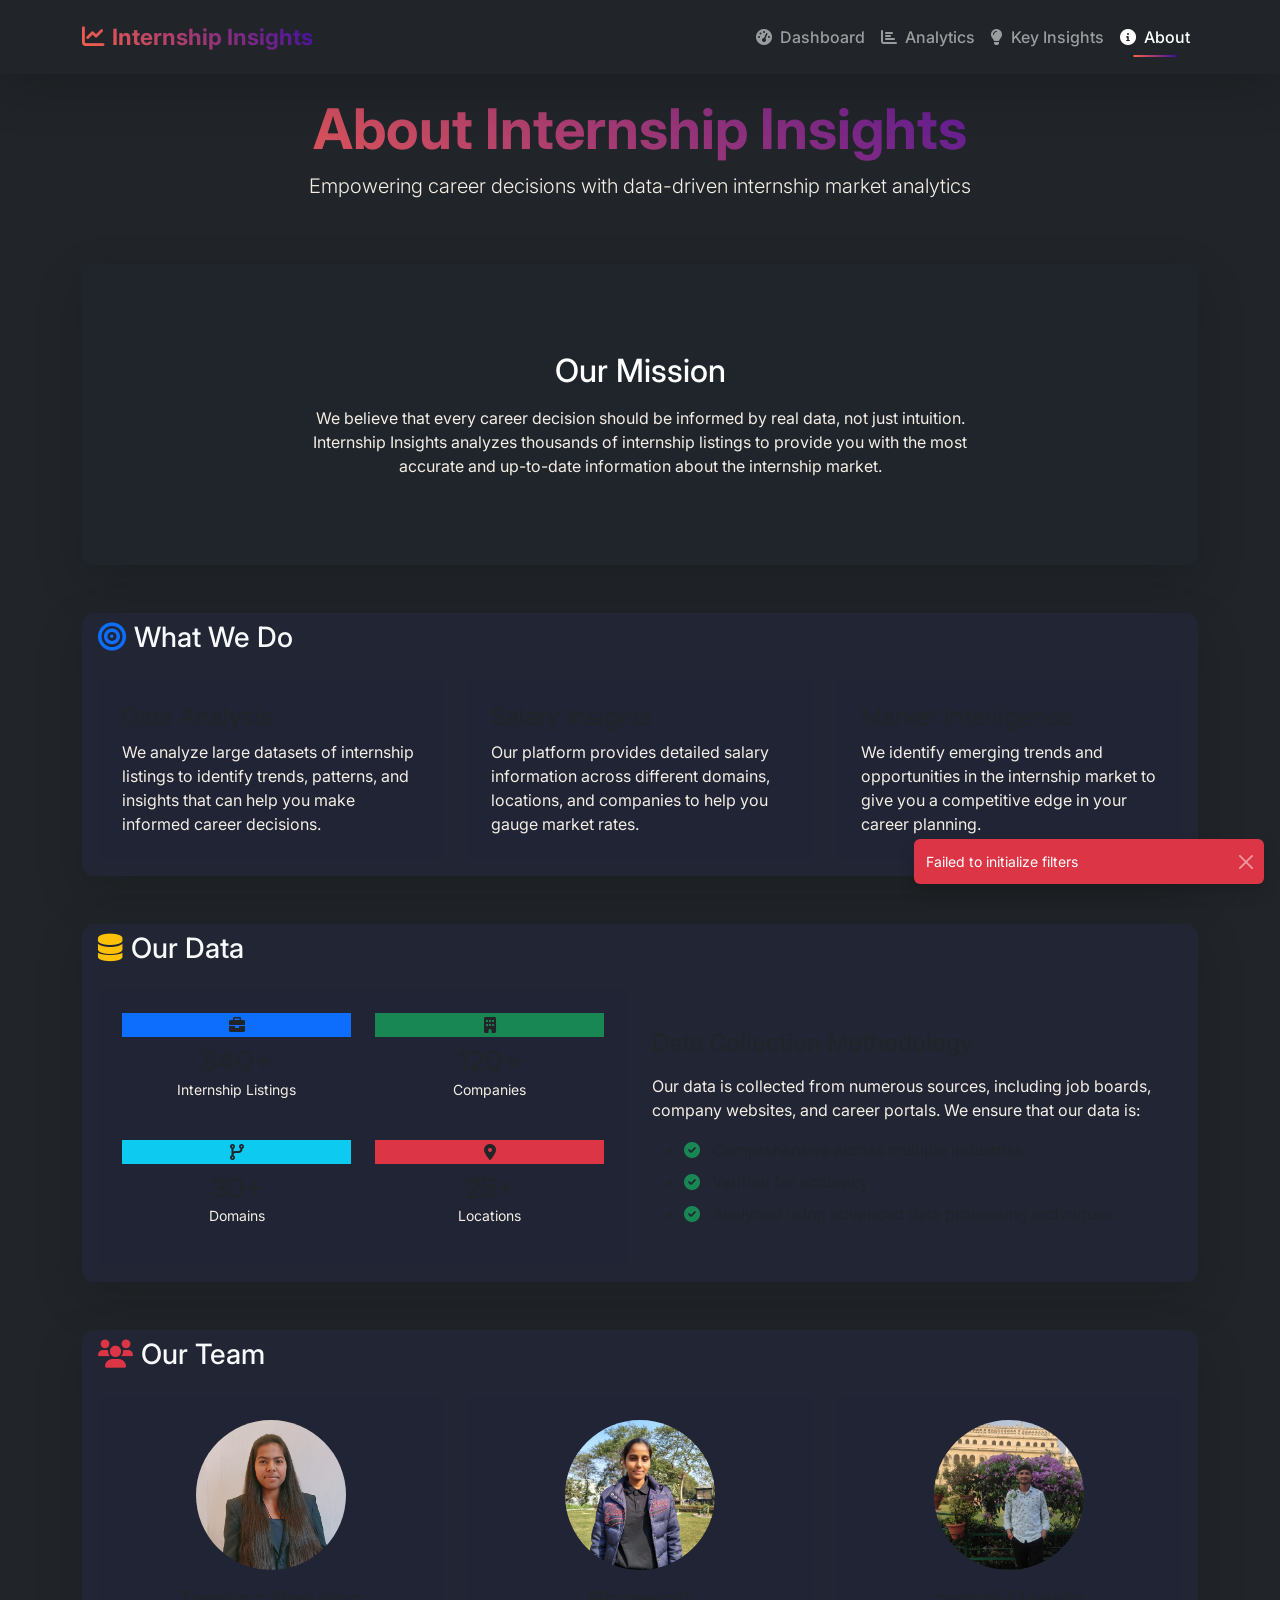
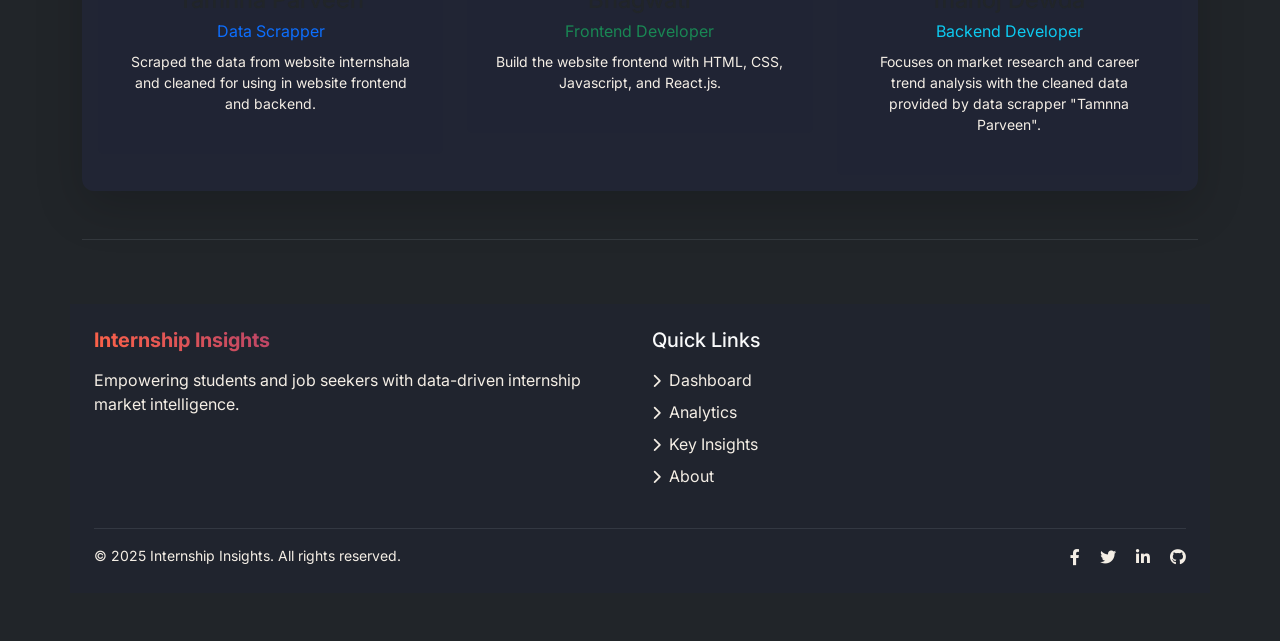
<file: frontend/about.html>
<!DOCTYPE html>
<html lang="en">
<head>
    <meta charset="UTF-8">
    <meta name="viewport" content="width=device-width, initial-scale=1.0">
    <title>About - Internship Insights</title>

    <!-- Bootstrap CSS -->
    <link href="https://cdn.jsdelivr.net/npm/bootstrap@5.3.0-alpha1/dist/css/bootstrap.min.css" rel="stylesheet">

    <!-- Font Awesome -->
    <link rel="stylesheet" href="https://cdnjs.cloudflare.com/ajax/libs/font-awesome/6.0.0-beta3/css/all.min.css">

    <!-- Google Fonts -->
    <link rel="preconnect" href="https://fonts.googleapis.com">
    <link rel="preconnect" href="https://fonts.gstatic.com" crossorigin>
    <link href="https://fonts.googleapis.com/css2?family=Inter:wght@300;400;500;600;700&display=swap" rel="stylesheet">

    <!-- Custom CSS -->
    <link rel="stylesheet" href="css/style.css">
</head>
<body class="bg-dark text-light">
    <!-- Navigation -->
    <nav class="navbar navbar-expand-lg navbar-dark bg-dark fixed-top shadow-lg">
        <div class="container">
            <a class="navbar-brand gradient-text" href="index.html">
                <i class="fas fa-chart-line me-2"></i>Internship Insights
            </a>
            <button class="navbar-toggler" type="button" data-bs-toggle="collapse" data-bs-target="#navbarNav">
                <span class="navbar-toggler-icon"></span>
            </button>
            <div class="collapse navbar-collapse" id="navbarNav">
                <ul class="navbar-nav ms-auto">
                    <li class="nav-item">
                        <a class="nav-link" href="index.html">
                            <i class="fas fa-tachometer-alt me-1"></i> Dashboard
                        </a>
                    </li>
                    <li class="nav-item">
                        <a class="nav-link" href="analytics.html">
                            <i class="fas fa-chart-bar me-1"></i> Analytics
                        </a>
                    </li>
                    <li class="nav-item">
                        <a class="nav-link" href="key-insights.html">
                            <i class="fas fa-lightbulb me-1"></i> Key Insights
                        </a>
                    </li>
                    <li class="nav-item">
                        <a class="nav-link active" href="about.html">
                            <i class="fas fa-info-circle me-1"></i> About
                        </a>
                    </li>
                </ul>
            </div>
        </div>
    </nav>

    <!-- Main Content -->
    <div class="container my-5 pt-5">
        <!-- Page Header -->
        <div class="row mb-5">
            <div class="col-12 text-center">
                <h1 class="display-4 gradient-text">About Internship Insights</h1>
                <p class="lead text-light-muted">
                    Empowering career decisions with data-driven internship market analytics
                </p>
            </div>
        </div>

        <!-- About Hero Section -->
        <div class="row mb-5">
            <div class="col-12">
                <div class="card bg-dark-card shadow-lg border-0 overflow-hidden">
                    <div class="card-body p-0">
                        <div class="position-relative">
                            <div class="bg-image" style="background-image: url('https://images.unsplash.com/photo-1522202176988-66273c2fd55f?ixlib=rb-1.2.1&auto=format&fit=crop&w=1500&h=500&q=80'); height: 300px; background-position: center; background-size: cover;"></div>
                            <div class="position-absolute top-0 start-0 w-100 h-100 bg-dark opacity-75"></div>
                            <div class="position-absolute top-0 start-0 w-100 h-100 d-flex align-items-center">
                                <div class="container">
                                    <div class="row">
                                        <div class="col-lg-8 offset-lg-2 text-center">
                                            <h2 class="text-white mb-3">Our Mission</h2>
                                            <p class="text-light-muted mb-0">
                                                We believe that every career decision should be informed by real data, not just intuition. Internship Insights analyzes thousands of internship listings to provide you with the most accurate and up-to-date information about the internship market.
                                            </p>
                                        </div>
                                    </div>
                                </div>
                            </div>
                        </div>
                    </div>
                </div>
            </div>
        </div>

        <!-- What We Do Section -->
        <div class="row mb-5">
            <div class="col-12">
                <div class="card bg-dark-card shadow-lg border-0">
                    <div class="card-header bg-transparent border-0">
                        <h3 class="text-light mb-0">
                            <i class="fas fa-bullseye me-2 text-primary"></i>What We Do
                        </h3>
                    </div>
                    <div class="card-body">
                        <div class="row g-4">
                            <div class="col-md-4">
                                <div class="feature-card p-4 bg-dark-secondary rounded h-100">
                                    
                                    <h4>Data Analysis</h4>
                                    <p class="text-light-muted mb-0">
                                        We analyze large datasets of internship listings to identify trends, patterns, and insights that can help you make informed career decisions.
                                    </p>
                                </div>
                            </div>
                            <div class="col-md-4">
                                <div class="feature-card p-4 bg-dark-secondary rounded h-100">
                                    
                                    <h4>Salary Insights</h4>
                                    <p class="text-light-muted mb-0">
                                        Our platform provides detailed salary information across different domains, locations, and companies to help you gauge market rates.
                                    </p>
                                </div>
                            </div>
                            <div class="col-md-4">
                                <div class="feature-card p-4 bg-dark-secondary rounded h-100">
                                    
                                    <h4>Market Intelligence</h4>
                                    <p class="text-light-muted mb-0">
                                        We identify emerging trends and opportunities in the internship market to give you a competitive edge in your career planning.
                                    </p>
                                </div>
                            </div>
                        </div>
                    </div>
                </div>
            </div>
        </div>

        <!-- Our Data Section -->
        <div class="row mb-5">
            <div class="col-12">
                <div class="card bg-dark-card shadow-lg border-0">
                    <div class="card-header bg-transparent border-0">
                        <h3 class="text-light mb-0">
                            <i class="fas fa-database me-2 text-warning"></i>Our Data
                        </h3>
                    </div>
                    <div class="card-body">
                        <div class="row align-items-center">
                            <div class="col-lg-6 mb-4 mb-lg-0">
                                <div class="data-stats p-4 bg-dark-secondary rounded">
                                    <div class="row text-center">
                                        <div class="col-6 mb-4">
                                            <div class="stat-circle mx-auto mb-2 bg-primary">
                                                <i class="fas fa-briefcase"></i>
                                            </div>
                                            <h3 class="mb-0">840+</h3>
                                            <p class="small text-light-muted">Internship Listings</p>
                                        </div>
                                        <div class="col-6 mb-4">
                                            <div class="stat-circle mx-auto mb-2 bg-success">
                                                <i class="fas fa-building"></i>
                                            </div>
                                            <h3 class="mb-0">120+</h3>
                                            <p class="small text-light-muted">Companies</p>
                                        </div>
                                        <div class="col-6">
                                            <div class="stat-circle mx-auto mb-2 bg-info">
                                                <i class="fas fa-code-branch"></i>
                                            </div>
                                            <h3 class="mb-0">30+</h3>
                                            <p class="small text-light-muted">Domains</p>
                                        </div>
                                        <div class="col-6">
                                            <div class="stat-circle mx-auto mb-2 bg-danger">
                                                <i class="fas fa-map-marker-alt"></i>
                                            </div>
                                            <h3 class="mb-0">25+</h3>
                                            <p class="small text-light-muted">Locations</p>
                                        </div>
                                    </div>
                                </div>
                            </div>
                            <div class="col-lg-6">
                                <h4 class="mb-3">Data Collection Methodology</h4>
                                <p class="text-light-muted">
                                    Our data is collected from numerous sources, including job boards, company websites, and career portals. We ensure that our data is:
                                </p>
                                <ul class="data-features mb-0">
                                    
                                    <li class="mb-2">
                                        <i class="fas fa-check-circle text-success me-2"></i>
                                        <span>Comprehensive across multiple industries</span>
                                    </li>
                                    <li class="mb-2">
                                        <i class="fas fa-check-circle text-success me-2"></i>
                                        <span>Verified for accuracy</span>
                                    </li>
                                    <li>
                                        <i class="fas fa-check-circle text-success me-2"></i>
                                        <span>Analyzed using advanced data processing techniques</span>
                                    </li>
                                </ul>
                            </div>
                        </div>
                    </div>
                </div>
            </div>
        </div>

        <!-- Team Section -->
        <div class="row mb-5">
            <div class="col-12">
                <div class="card bg-dark-card shadow-lg border-0">
                    <div class="card-header bg-transparent border-0">
                        <h3 class="text-light mb-0">
                            <i class="fas fa-users me-2 text-danger"></i>Our Team
                        </h3>
                    </div>
                    <div class="card-body">
                        <div class="row g-4">
                            <div class="col-md-4">
                                <div class="team-card text-center p-4 bg-dark-secondary rounded">
                                    <div class="team-avatar mx-auto mb-3">
                                        <img src="images/Tamnna Parveen.jpg" alt="Tamnna Parveen" class="rounded-circle" style="width: 150px; height: 150px; object-fit: cover;">
                                    </div>
                                    <h4 class="mb-1">Tamnna Parveen</h4>
                                    <p class="text-primary mb-2">Data Scrapper</p>
                                    <p class="text-light-muted small mb-3">
                                        Scraped the data from website internshala and cleaned for using in website frontend and backend.
                                    </p>
                                    
                                </div>
                            </div>
                            <div class="col-md-4">
                                <div class="team-card text-center p-4 bg-dark-secondary rounded">
                                    <div class="team-avatar mx-auto mb-3">
                                        <img src="images/Bhagwati.jpg" alt="Bhagwati" class="rounded-circle" style="width: 150px; height: 150px; object-fit: cover;">
                                    </div>
                                    <h4 class="mb-1">Bhagwati</h4>
                                    <p class="text-success mb-2">Frontend Developer</p>
                                    <p class="text-light-muted small mb-3">
                                        Build the website frontend with HTML, CSS, Javascript, and React.js.
                                    </p>
                                    
                                </div>
                            </div>
                            <div class="col-md-4">
                                <div class="team-card text-center p-4 bg-dark-secondary rounded">
                                    <div class="team-avatar mx-auto mb-3">
                                        <img src="images/Manoj dewda.jpg" alt="Manoj Dewda" class="rounded-circle" style="width: 150px; height: 150px; object-fit: cover;">
                                    </div>
                                    <h4 class="mb-1">manoj Dewda</h4>
                                    <p class="text-info mb-2">Backend Developer</p>
                                    <p class="text-light-muted small mb-3">
                                        Focuses on market research and career trend analysis with the cleaned data provided by data scrapper "Tamnna Parveen".
                                    </p>
                                    
                                </div>
                            </div>
                        </div>
                    </div>
                </div>
            </div>
        </div>

        
                <hr class="mt-4 mb-3 border-secondary">
                <div class="row">
                    
    <!-- Footer -->
    <footer class="bg-dark-secondary text-light py-4 mt-5">
        <div class="container">
            <div class="row">
                <div class="col-md-6 mb-4 mb-md-0">
                    <h5 class="gradient-text mb-3">Internship Insights</h5>
                    <p class="text-light-muted">Empowering students and job seekers with data-driven internship market intelligence.</p>
                </div>
                <div class="col-md-6 mb-4 mb-md-0">
                    <h5 class="text-light mb-3">Quick Links</h5>
                    <ul class="list-unstyled">
                        <li class="mb-2"><a href="index.html" class="text-light-muted text-decoration-none"><i class="fas fa-chevron-right me-2 small"></i>Dashboard</a></li>
                        <li class="mb-2"><a href="analytics.html" class="text-light-muted text-decoration-none"><i class="fas fa-chevron-right me-2 small"></i>Analytics</a></li>
                        <li class="mb-2"><a href="key-insights.html" class="text-light-muted text-decoration-none"><i class="fas fa-chevron-right me-2 small"></i>Key Insights</a></li>
                        <li><a href="about.html" class="text-light-muted text-decoration-none"><i class="fas fa-chevron-right me-2 small"></i>About</a></li>
                    </ul>
                </div>
            </div>
            <hr class="mt-4 mb-3 border-secondary">
            <div class="row">
                <div class="col-md-6 text-center text-md-start mb-3 mb-md-0">
                    <p class="small text-light-muted mb-0">&copy; 2025 Internship Insights. All rights reserved.</p>
                </div>
                <div class="col-md-6 text-center text-md-end">
                    <a href="#" class="text-light-muted me-3"><i class="fab fa-facebook-f"></i></a>
                    <a href="#" class="text-light-muted me-3"><i class="fab fa-twitter"></i></a>
                    <a href="#" class="text-light-muted me-3"><i class="fab fa-linkedin-in"></i></a>
                    <a href="#" class="text-light-muted"><i class="fab fa-github"></i></a>
                </div>
            </div>
        </div>
    </footer>

    <!-- Bootstrap Bundle with Popper -->
    <script src="https://cdn.jsdelivr.net/npm/bootstrap@5.3.0-alpha1/dist/js/bootstrap.bundle.min.js"></script>

    <!-- Custom JS -->
    <script src="js/shared.js"></script>
</body>
</html>
</file>
<file: frontend/css/style.css>
/* Main Styles for Internship Insights */

/* Custom Variables */
:root {
    --primary-color: #ff6347; /* Changed from blue (#4361ee) to tomato red */
    --secondary-color: #3a0ca3;
    --success-color: #4cc9f0;
    --danger-color: #f72585;
    --warning-color: #ffd166;
    --info-color: #4895ef;
    --dark-color: #161a23;
    --dark-secondary: #212534;
    --light-color: #f8f9fa;
    --light-muted: #adb5bd;
    --gradient-primary: linear-gradient(45deg, #ff6347, #3a0ca3); /* Adjusted gradient */
    --gradient-secondary: linear-gradient(45deg, #f72585, #7209b7);
}

/* General Styles */
body {
    font-family: 'Inter', -apple-system, BlinkMacSystemFont, 'Segoe UI', Roboto, Oxygen, Ubuntu, Cantarell, 'Open Sans', 'Helvetica Neue', sans-serif;
    min-height: 100vh;
    display: flex;
    flex-direction: column;
    background-color: var(--dark-color) !important;
    color: var(--light-color) !important;
}

.text-light-muted {
    color: #f4eee5 !important;
}

.bg-dark-card {
    background-color: var(--dark-secondary) !important;
}

.bg-dark-secondary {
    background-color: rgba(33, 37, 52, 0.5) !important;
}

/* Gradient Text */
.gradient-text {
    background: var(--gradient-primary);
    -webkit-background-clip: text;
    background-clip: text;
    color: transparent;
    font-weight: 700;
}

/* Card Shadows */
.card {
    box-shadow: 0 4px 20px rgba(0, 0, 0, 0.2);
    border-radius: 12px;
    overflow: hidden;
    transition: transform 0.3s ease, box-shadow 0.3s ease;
}

.card:hover {
    box-shadow: 0 8px 30px rgba(0, 0, 0, 0.3);
    transform: translateY(-5px);
}

/* Gradient Backgrounds */
.bg-gradient-primary {
    background: linear-gradient(135deg, #ff6347, #3a0ca3) !important; /* Adjusted gradient */
}

.bg-gradient-success {
    background: linear-gradient(135deg, #4895ef, #ff6347) !important;
}

.bg-gradient-info {
    background: linear-gradient(135deg, #4895ef, #ff6347) !important; /* Adjusted gradient */
}

.bg-gradient-warning {
    background: linear-gradient(135deg, #ff6347, #3a0ca3) !important;
}

.bg-gradient-danger {
    background: linear-gradient(135deg, #f72585, #7209b7) !important;
}

/* Navbar Styles */
.navbar {
    padding: 15px 0;
    transition: all 0.3s ease;
}

.navbar-brand {
    font-weight: 700;
    font-size: 1.4rem;
}

.navbar-nav .nav-link {
    position: relative;
    padding: 8px 15px;
    font-weight: 500;
}

.navbar-nav .nav-link::after {
    content: '';
    position: absolute;
    width: 0;
    height: 2px;
    bottom: 0;
    left: 50%;
    background: var(--gradient-primary); /* Adjusted gradient */
    transition: all 0.3s ease;
    transform: translateX(-50%);
}

.navbar-nav .nav-link:hover::after,
.navbar-nav .nav-link.active::after {
    width: 50%;
}

/* Chart Container */
.chart-container {
    position: relative;
    width: 100%;
}

/* Chart Loader */
.chart-loader {
    position: absolute;
    top: 0;
    left: 0;
    width: 100%;
    height: 100%;
    display: flex;
    justify-content: center;
    align-items: center;
    background-color: rgba(22, 26, 35, 0.7);
    z-index: 10;
}

/* Filter Wrapper */
.filter-wrapper {
    background-color: var(--dark-secondary);
    border-radius: 12px;
}

/* Analytics Hero Section */
.analytics-hero {
    position: relative;
    min-height: 200px;
    background: linear-gradient(135deg, #ff6347, #3a0ca3); /* Adjusted gradient */
    overflow: hidden;
}

.analytics-hero .overlay {
    position: absolute;
    top: 0;
    left: 0;
    width: 100%;
    height: 100%;
    background-color: rgba(0, 0, 0, 0.5);
    z-index: 1;
}

.analytics-hero .hero-content {
    position: relative;
    z-index: 2;
}

/* Legend Box for Quadrants */
.legend-box {
    width: 20px;
    height: 20px;
    border-radius: 4px;
}

/* VS Badge for Domain Comparison */
.vs-badge {
    display: inline-block;
    width: 40px;
    height: 40px;
    line-height: 40px;
    border-radius: 50%;
    background-color: var(--primary-color); /* Adjusted color */
    color: white;
    font-weight: 700;
    text-align: center;
}

/* Floating Action Button */
.floating-action-btns {
    position: fixed;
    bottom: 2rem;
    right: 2rem;
    z-index: 1000;
    display: flex;
    flex-direction: column;
    align-items: flex-end;
}

.floating-action-btn {
    transition: transform 0.2s;
}

.floating-action-btn:hover {
    transform: scale(1.1);
}

.floating-action-btn .btn {
    width: 56px;
    height: 56px;
    display: flex;
    justify-content: center;
    align-items: center;
    border-radius: 50%;
    box-shadow: 0 4px 15px rgba(0, 0, 0, 0.3);
}

.floating-action-btn .btn i {
    font-size: 1.5rem;
}

/* Stats Styles */
.stat-item {
    margin-bottom: 15px;
}

.stat-value {
    font-size: 1.5rem;
    font-weight: 700;
    margin-bottom: 5px;
}

.stat-label {
    font-size: 0.9rem;
    opacity: 0.8;
}

.stats-grid {
    display: grid;
    grid-template-columns: repeat(auto-fill, minmax(140px, 1fr));
    gap: 15px;
}

/* Responsive Adjustments */
@media (max-width: 767.98px) {
    .stats-grid {
        grid-template-columns: repeat(2, 1fr);
    }
}

/* Footer Styles */
footer {
    margin-top: auto;
}

/* Toast Notifications */
.toast-container {
    z-index: 1080;
}
</file>
